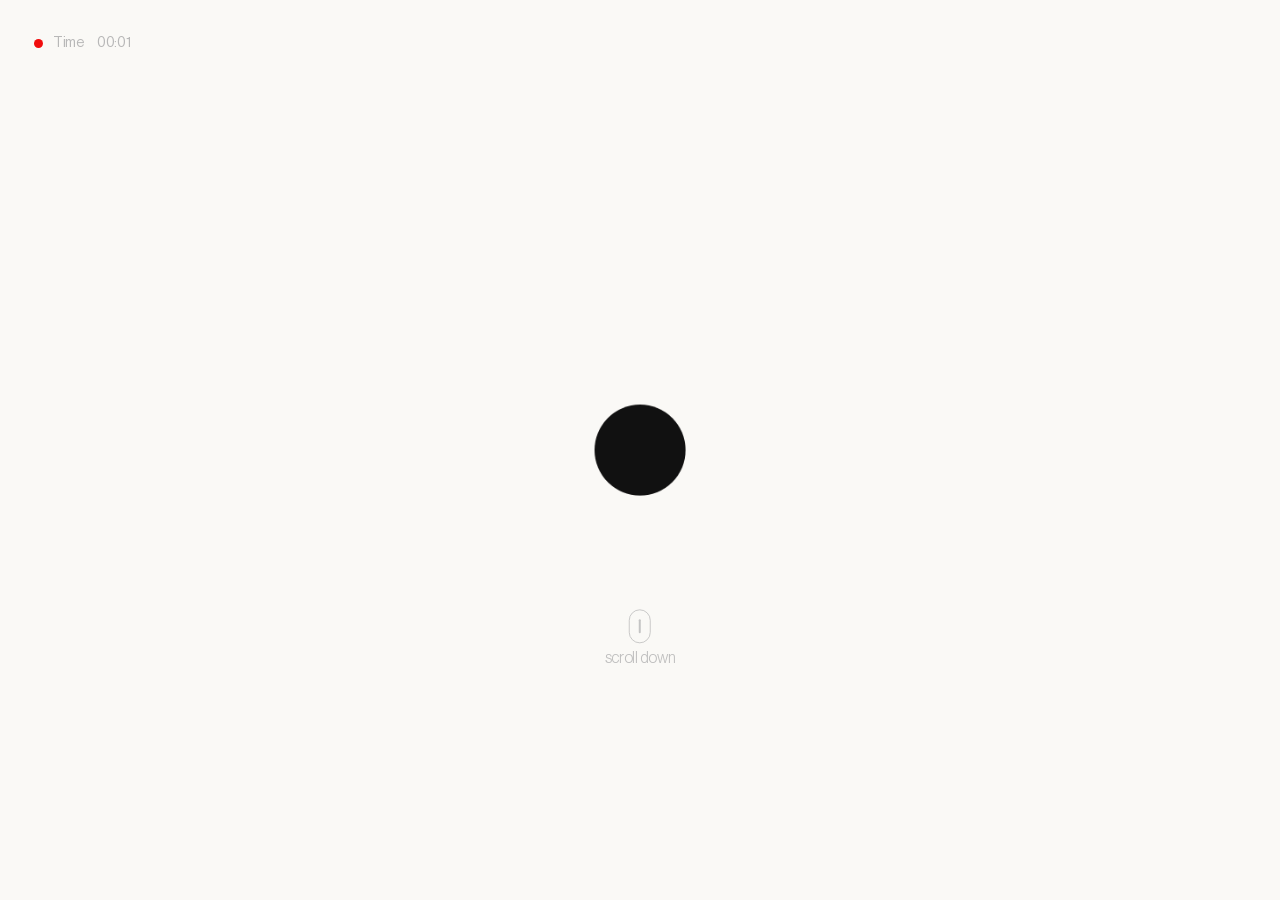
<file: index.html>
<!DOCTYPE html>
<html lang="sk">
  <head>
    <meta charset="UTF-8" />
    <meta name="viewport" content="width=device-width, initial-scale=1.0" />
    <title>Bodka</title>
    <link rel="stylesheet" href="./style.css" />
  </head>
  <body>
    <main class="landing-page">
      <canvas class="background-dots" aria-hidden="true" data-background-dots></canvas>
      <div class="interactive-dots" aria-hidden="true" data-interactive-dots></div>
      <header class="topbar">
        <div class="topbar__time">
          <span class="topbar__live-dot" aria-hidden="true"></span>
          <span class="topbar__label">Time</span>
          <span data-elapsed-time>00:00</span>
        </div>
        <button class="topbar__back-button" type="button" data-back-button>
          Back
        </button>
      </header>

      <button
        class="top-dot"
        type="button"
        aria-label="Interagovať s bodkou"
        data-top-dot
      ></button>
      <div class="scroll-indicator" aria-hidden="true" data-scroll-indicator>
        <div class="scroll-indicator__icon">
          <div class="scroll-indicator__line"></div>
        </div>
        <div class="scroll-indicator__label">scroll down</div>
      </div>
      <div class="welcome-copy" data-welcome-copy>
        Welcome to <span>Time.</span>
      </div>
      <div class="return-copy" data-return-copy>
        Chceš sa stať aj ty
        <br />
        bodom v čase?
      </div>
      <button class="return-cta" type="button" data-return-cta>
        <span class="return-cta__label">ADD YOUR DATA</span>
        <span class="return-cta__arrow" aria-hidden="true"></span>
      </button>
      <div class="welcome-note" data-welcome-note>
        We all have the same time.
        <br />
        The difference is where it disappears.
        <br />
        Just a point in time.
      </div>
      <section class="dot-stat" aria-live="polite" data-dot-stat>
        <div class="dot-stat__value" data-dot-stat-value>70%</div>
        <div class="dot-stat__label" data-dot-stat-label>sem nejaky popis/informacia</div>
      </section>
      <div class="dot-hint" data-dot-hint>Click the dot in time</div>
    </main>
    <div class="custom-cursor" aria-hidden="true" data-custom-cursor>
      <div class="custom-cursor__ring"></div>
      <div class="custom-cursor__arrow"></div>
    </div>

    <script src="./script.js"></script>
  </body>
</html>
</file>
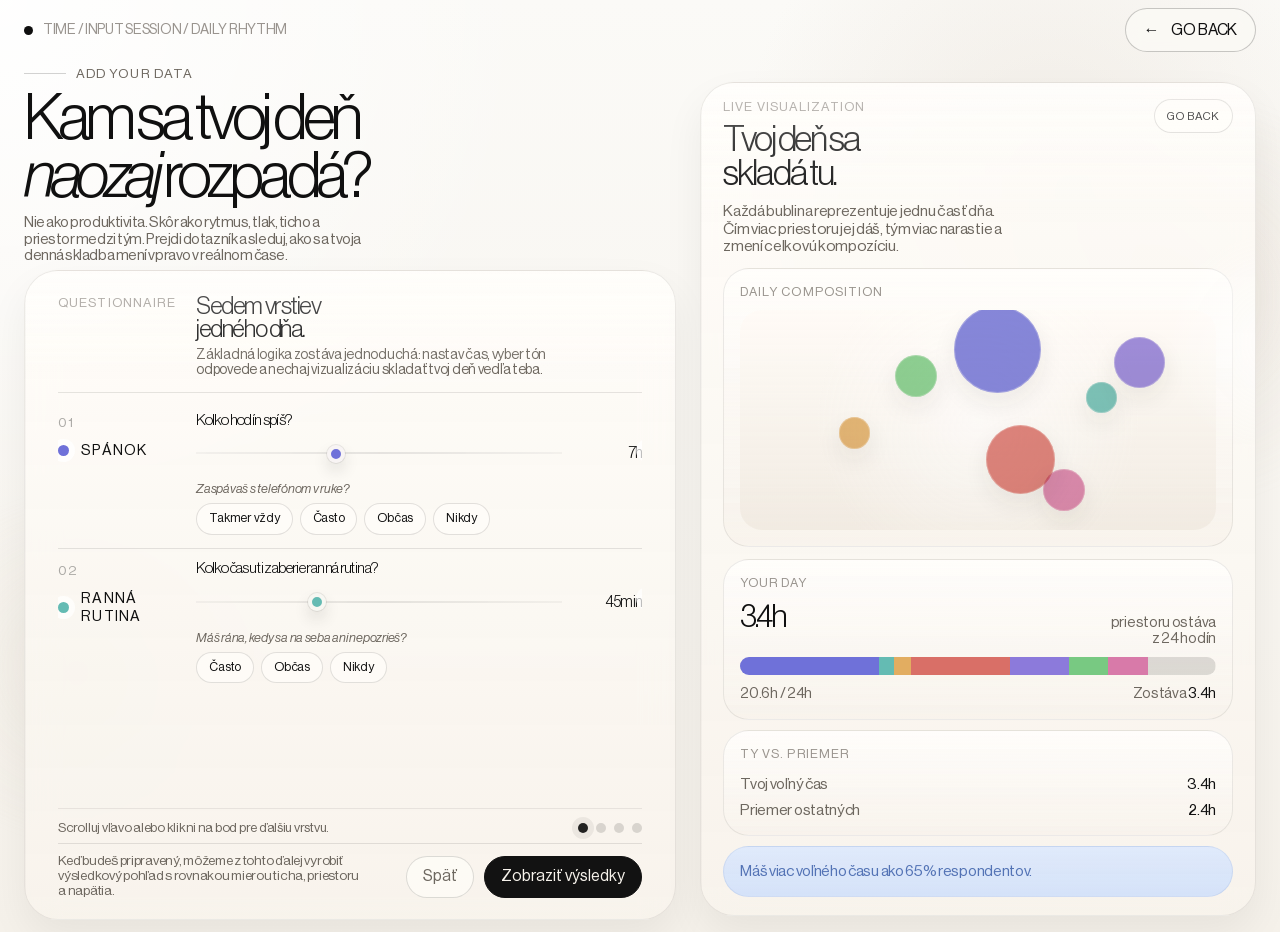
<file: questionnaire.html>
<!DOCTYPE html>
<html lang="sk">
  <head>
    <meta charset="UTF-8" />
    <meta name="viewport" content="width=device-width, initial-scale=1.0" />
    <title>Time Questionnaire</title>
    <style>
      @font-face {
        font-family: "Neue Haas Grotesk Display Pro";
        src: url("./neue-haas-grotesk-display-pro-cufonfonts/NeueHaasDisplayThin.ttf")
          format("truetype");
        font-weight: 200;
        font-style: normal;
      }

      @font-face {
        font-family: "Neue Haas Grotesk Display Pro";
        src: url("./neue-haas-grotesk-display-pro-cufonfonts/NeueHaasDisplayLight.ttf")
          format("truetype");
        font-weight: 300;
        font-style: normal;
      }

      @font-face {
        font-family: "Neue Haas Grotesk Display Pro";
        src: url("./neue-haas-grotesk-display-pro-cufonfonts/NeueHaasDisplayLightItalic.ttf")
          format("truetype");
        font-weight: 300;
        font-style: italic;
      }

      @font-face {
        font-family: "Neue Haas Grotesk Display Pro";
        src: url("./neue-haas-grotesk-display-pro-cufonfonts/NeueHaasDisplayRoman.ttf")
          format("truetype");
        font-weight: 400;
        font-style: normal;
      }

      @font-face {
        font-family: "Neue Haas Grotesk Display Pro";
        src: url("./neue-haas-grotesk-display-pro-cufonfonts/NeueHaasDisplayRomanItalic.ttf")
          format("truetype");
        font-weight: 400;
        font-style: italic;
      }

      :root {
        --page-bg: #faf9f6;
        --surface: rgba(255, 252, 247, 0.78);
        --surface-strong: rgba(248, 244, 238, 0.92);
        --surface-soft: rgba(241, 236, 228, 0.72);
        --line: rgba(16, 16, 16, 0.1);
        --line-strong: rgba(16, 16, 16, 0.22);
        --text: #101010;
        --muted: #6d675f;
        --muted-soft: rgba(109, 103, 95, 0.7);
        --sleep: #6f71d9;
        --hygiene: #64bbb3;
        --commute: #e2ad61;
        --school: #d96f67;
        --work: #8c7adb;
        --free: #78c982;
        --social: #d87aa9;
        --shadow: 0 18px 40px rgba(24, 20, 14, 0.06);
        --radius-xl: 34px;
        --radius-lg: 24px;
        --radius-md: 18px;
        --font-sans: "Neue Haas Grotesk Display Pro", sans-serif;
      }

      * {
        box-sizing: border-box;
        margin: 0;
        padding: 0;
      }

      html,
      body {
        min-height: 100%;
      }

      body {
        font-family: var(--font-sans);
        color: var(--text);
        background:
          radial-gradient(circle at top left, rgba(255, 255, 255, 0.92), transparent 34%),
          radial-gradient(circle at 82% 18%, rgba(229, 221, 211, 0.46), transparent 24%),
          linear-gradient(180deg, #fbfaf7 0%, #f5f1ea 100%);
        opacity: 0;
        transition: opacity 220ms ease;
      }

      body.is-loaded {
        opacity: 1;
      }

      body.is-page-transitioning {
        opacity: 0;
      }

      button,
      input {
        font: inherit;
      }

      .sr-only {
        position: absolute;
        width: 1px;
        height: 1px;
        padding: 0;
        margin: -1px;
        overflow: hidden;
        clip: rect(0, 0, 0, 0);
        white-space: nowrap;
        border: 0;
      }

      .questionnaire-page {
        position: relative;
        min-height: 100vh;
        overflow: hidden;
      }

      .questionnaire-page::before,
      .questionnaire-page::after {
        content: "";
        position: fixed;
        border-radius: 50%;
        pointer-events: none;
        filter: blur(6px);
        opacity: 0.62;
      }

      .questionnaire-page::before {
        top: 9vh;
        right: -10vw;
        width: 34vw;
        height: 34vw;
        min-width: 280px;
        min-height: 280px;
        background: radial-gradient(circle, rgba(218, 204, 190, 0.42), transparent 68%);
      }

      .questionnaire-page::after {
        left: -8vw;
        bottom: 6vh;
        width: 28vw;
        height: 28vw;
        min-width: 220px;
        min-height: 220px;
        background: radial-gradient(circle, rgba(232, 225, 214, 0.56), transparent 70%);
      }

      .layout {
        position: relative;
        z-index: 1;
        width: min(1400px, calc(100% - 48px));
        margin: 0 auto;
        min-height: 100vh;
        display: grid;
        grid-template-rows: auto auto minmax(0, 1fr);
        padding: 8px 0 12px;
      }

      .topline {
        display: flex;
        align-items: center;
        justify-content: space-between;
        gap: 24px;
        margin-bottom: 8px;
      }

      .topline__meta {
        display: flex;
        align-items: center;
        gap: 10px;
        color: var(--muted-soft);
        font-size: 0.88rem;
        letter-spacing: -0.02em;
      }

      .topline__dot {
        width: 9px;
        height: 9px;
        border-radius: 50%;
        background: #0f0f0f;
      }

      .topline__back {
        display: inline-flex;
        align-items: center;
        gap: 12px;
        min-height: 44px;
        padding: 0 18px;
        border: 1px solid var(--line-strong);
        border-radius: 999px;
        background: rgba(251, 249, 245, 0.84);
        color: var(--text);
        letter-spacing: -0.02em;
        cursor: pointer;
        transition:
          transform 180ms ease,
          background-color 180ms ease,
          border-color 180ms ease;
        backdrop-filter: blur(10px);
      }

      .topline__back:hover {
        transform: translateY(-1px);
        background: rgba(255, 252, 247, 0.98);
        border-color: rgba(16, 16, 16, 0.32);
      }

      .hero {
        display: grid;
        grid-template-columns: minmax(0, 1.25fr) minmax(320px, 0.8fr);
        gap: 22px;
        align-items: end;
        margin-bottom: 6px;
      }

      .hero__content {
        max-width: 760px;
      }

      .hero__eyebrow {
        display: inline-flex;
        align-items: center;
        gap: 10px;
        margin-bottom: 8px;
        color: var(--muted);
        font-size: 0.84rem;
        letter-spacing: 0.08em;
        text-transform: uppercase;
      }

      .hero__eyebrow::before {
        content: "";
        width: 42px;
        height: 1px;
        background: rgba(16, 16, 16, 0.18);
      }

      .hero__title {
        max-width: 12ch;
        font-size: clamp(2.8rem, 5vw, 4.8rem);
        line-height: 0.92;
        letter-spacing: -0.07em;
        font-weight: 300;
      }

      .hero__title span {
        font-style: italic;
        font-weight: 300;
      }

      .hero__text {
        max-width: 34ch;
        margin-top: 8px;
        color: var(--muted);
        font-size: clamp(0.94rem, 1.1vw, 1.08rem);
        line-height: 1.08;
        letter-spacing: -0.03em;
      }

      .hero__text em {
        font-style: italic;
      }

      .hero__note {
        justify-self: end;
        max-width: 280px;
        padding: 16px 18px 0;
        border-top: 1px solid var(--line-strong);
        color: var(--muted);
        font-size: 0.88rem;
        line-height: 1.08;
        letter-spacing: -0.02em;
      }

      .hero__note strong {
        display: block;
        margin-bottom: 8px;
        color: var(--text);
        font-weight: 400;
      }

      .main-grid {
        display: grid;
        grid-template-columns: minmax(0, 1.08fr) minmax(380px, 0.92fr);
        gap: 24px;
        align-items: start;
        min-height: 0;
      }

      .questions-shell,
      .visual-shell {
        position: relative;
        overflow: hidden;
        border: 1px solid rgba(16, 16, 16, 0.08);
        border-radius: var(--radius-xl);
        background: linear-gradient(180deg, rgba(255, 253, 249, 0.88), rgba(248, 243, 236, 0.82));
        box-shadow: var(--shadow);
        backdrop-filter: blur(16px);
      }

      .questions-shell::before,
      .visual-shell::before {
        content: "";
        position: absolute;
        inset: 0;
        background:
          linear-gradient(180deg, rgba(255, 255, 255, 0.35), transparent 16%),
          linear-gradient(90deg, rgba(16, 16, 16, 0.03) 0, rgba(16, 16, 16, 0.03) 1px, transparent 1px, transparent 100%);
        background-size: auto, 100% 100%;
        pointer-events: none;
      }

      .questions-shell {
        display: flex;
        flex-direction: column;
        padding: 24px clamp(20px, 2.6vw, 34px) 20px;
        min-height: 650px;
        max-height: calc(100vh - 330px);
      }

      .section-intro {
        display: grid;
        grid-template-columns: 120px minmax(0, 1fr);
        gap: 18px;
        padding-bottom: 14px;
        border-bottom: 1px solid var(--line);
      }

      .section-intro__label {
        color: var(--muted-soft);
        font-size: 0.82rem;
        letter-spacing: 0.08em;
        text-transform: uppercase;
      }

      .section-intro__title {
        max-width: 14ch;
        font-size: clamp(1.45rem, 1.9vw, 2rem);
        line-height: 0.95;
        letter-spacing: -0.06em;
        font-weight: 300;
      }

      .section-intro__desc {
        max-width: 44ch;
        margin-top: 6px;
        color: var(--muted);
        font-size: 0.88rem;
        line-height: 1.08;
        letter-spacing: -0.02em;
      }

      .questions-stage {
        position: relative;
        flex: 1;
        min-height: 0;
        margin-top: 8px;
        overflow: hidden;
        padding-right: 0;
        scrollbar-width: none;
      }

      .questions-track {
        display: flex;
        width: 100%;
        height: 100%;
        transition: transform 420ms cubic-bezier(0.22, 1, 0.36, 1);
      }

      .question-page {
        display: grid;
        align-content: start;
        gap: 0;
        flex: 0 0 100%;
        width: 100%;
        height: 100%;
        min-height: 100%;
      }

      .cat {
        display: grid;
        grid-template-columns: 120px minmax(0, 1fr);
        gap: 18px;
        padding: 12px 0 13px;
        border-bottom: 1px solid var(--line);
      }

      .cat:last-child {
        border-bottom: none;
      }

      .question-page .cat:last-child {
        border-bottom: none;
      }

      .cat-aside {
        display: flex;
        flex-direction: column;
        gap: 10px;
        padding-top: 2px;
      }

      .cat-index {
        color: rgba(16, 16, 16, 0.34);
        font-size: 0.86rem;
        letter-spacing: 0.08em;
        text-transform: uppercase;
      }

      .cat-head {
        display: flex;
        align-items: center;
        gap: 12px;
      }

      .cat-dot {
        flex: 0 0 auto;
        width: 11px;
        height: 11px;
        border-radius: 50%;
        box-shadow: 0 0 0 6px rgba(255, 255, 255, 0.7);
      }

      .cat-name {
        font-size: 0.92rem;
        letter-spacing: 0.08em;
        text-transform: uppercase;
        color: var(--text);
      }

      .cat-body {
        display: grid;
        gap: 11px;
      }

      .q-main {
        display: grid;
        gap: 7px;
      }

      .q-label {
        max-width: 34ch;
        font-size: clamp(0.98rem, 1.2vw, 1.16rem);
        line-height: 1;
        letter-spacing: -0.04em;
        font-weight: 300;
      }

      .slider-row {
        display: grid;
        grid-template-columns: minmax(0, 1fr) auto;
        gap: 16px;
        align-items: center;
      }

      .slider {
        position: relative;
        display: flex;
        align-items: center;
        min-height: 36px;
        padding: 0 2px;
      }

      .slider::before {
        content: "";
        position: absolute;
        left: 0;
        right: 0;
        top: 50%;
        height: 1px;
        background: linear-gradient(
          90deg,
          rgba(16, 16, 16, 0.08),
          rgba(16, 16, 16, 0.2),
          rgba(16, 16, 16, 0.08)
        );
        transform: translateY(-50%);
      }

      .slider input[type="range"] {
        width: 100%;
        appearance: none;
        background: transparent;
        position: relative;
        z-index: 1;
      }

      .slider input[type="range"]::-webkit-slider-runnable-track {
        height: 1px;
        background: transparent;
      }

      .slider input[type="range"]::-moz-range-track {
        height: 1px;
        background: transparent;
      }

      .slider input[type="range"]::-webkit-slider-thumb {
        appearance: none;
        width: 18px;
        height: 18px;
        margin-top: -8px;
        border: 4px solid rgba(255, 251, 246, 0.95);
        border-radius: 50%;
        background: var(--slider-color, #101010);
        box-shadow:
          0 0 0 1px rgba(16, 16, 16, 0.08),
          0 8px 16px rgba(16, 16, 16, 0.12);
        cursor: pointer;
      }

      .slider input[type="range"]::-moz-range-thumb {
        width: 18px;
        height: 18px;
        border: 4px solid rgba(255, 251, 246, 0.95);
        border-radius: 50%;
        background: var(--slider-color, #101010);
        box-shadow:
          0 0 0 1px rgba(16, 16, 16, 0.08),
          0 8px 16px rgba(16, 16, 16, 0.12);
        cursor: pointer;
      }

      .slider-val {
        min-width: 64px;
        text-align: right;
        font-size: clamp(1rem, 1.15vw, 1.16rem);
        line-height: 1;
        letter-spacing: -0.05em;
        font-weight: 300;
      }

      .q-sharp {
        display: grid;
        gap: 7px;
      }

      .q-sharp-label {
        color: var(--muted);
        font-size: 0.82rem;
        line-height: 1.08;
        letter-spacing: -0.02em;
        font-style: italic;
      }

      .opts {
        display: flex;
        flex-wrap: wrap;
        gap: 7px;
      }

      .opt {
        padding: 8px 12px 9px;
        border: 1px solid rgba(16, 16, 16, 0.12);
        border-radius: 999px;
        background: rgba(255, 253, 249, 0.75);
        color: var(--text);
        font-size: 0.78rem;
        line-height: 1;
        letter-spacing: -0.02em;
        cursor: pointer;
        transition:
          transform 180ms ease,
          background-color 180ms ease,
          color 180ms ease,
          border-color 180ms ease,
          box-shadow 180ms ease;
      }

      .opt:hover {
        transform: translateY(-1px);
        border-color: rgba(16, 16, 16, 0.24);
        box-shadow: 0 8px 18px rgba(16, 16, 16, 0.06);
      }

      .opt.sel {
        background: #121212;
        color: #f8f4ee;
        border-color: #121212;
      }

      .nav {
        display: flex;
        align-items: center;
        justify-content: space-between;
        gap: 16px;
        padding-top: 10px;
        margin-top: 8px;
        border-top: 1px solid var(--line);
      }

      .pager {
        display: flex;
        align-items: center;
        justify-content: space-between;
        gap: 18px;
        padding-top: 12px;
        border-top: 1px solid rgba(16, 16, 16, 0.08);
      }

      .pager-copy {
        color: var(--muted);
        font-size: 0.84rem;
        line-height: 1.08;
        letter-spacing: -0.02em;
      }

      .pager-dots {
        display: flex;
        align-items: center;
        gap: 8px;
      }

      .pager-dot {
        width: 10px;
        height: 10px;
        padding: 0;
        border: 0;
        border-radius: 50%;
        background: rgba(16, 16, 16, 0.14);
        cursor: pointer;
        transition:
          transform 180ms ease,
          background-color 180ms ease,
          box-shadow 180ms ease;
      }

      .pager-dot.is-active {
        background: rgba(16, 16, 16, 0.92);
        box-shadow: 0 0 0 6px rgba(16, 16, 16, 0.06);
      }

      .pager-dot:hover {
        transform: scale(1.08);
      }

      .nav-copy {
        max-width: 34ch;
        color: var(--muted);
        font-size: 0.86rem;
        line-height: 1.08;
        letter-spacing: -0.02em;
      }

      .nav-actions {
        display: flex;
        align-items: center;
        gap: 10px;
      }

      .btn {
        min-height: 42px;
        padding: 0 16px;
        border-radius: 999px;
        cursor: pointer;
        transition:
          transform 180ms ease,
          background-color 180ms ease,
          color 180ms ease,
          border-color 180ms ease;
      }

      .btn:hover {
        transform: translateY(-1px);
      }

      .btn-back {
        border: 1px solid rgba(16, 16, 16, 0.14);
        background: rgba(255, 253, 249, 0.66);
        color: var(--muted);
      }

      .btn-next {
        border: 1px solid #121212;
        background: #121212;
        color: #f7f3ec;
      }

      .visual-shell {
        align-self: start;
        margin-top: -188px;
        min-height: 0;
      }

      .visual-shell__inner {
        display: grid;
        grid-template-rows: auto auto minmax(220px, 1.25fr) auto auto auto;
        align-content: start;
        gap: 0;
        min-height: 0;
        padding: 16px 22px 18px;
      }

      .visual-shell::after {
        content: "";
        position: absolute;
        inset: 18% -24% auto auto;
        width: 220px;
        height: 220px;
        border-radius: 50%;
        background: radial-gradient(circle, rgba(255, 255, 255, 0.75), transparent 72%);
        pointer-events: none;
      }

      .visual-topline {
        display: flex;
        align-items: flex-start;
        justify-content: space-between;
        gap: 16px;
        margin-bottom: 12px;
      }

      .visual-topline__label {
        color: var(--muted-soft);
        font-size: 0.82rem;
        letter-spacing: 0.08em;
        text-transform: uppercase;
      }

      .visual-topline__title {
        margin-top: 8px;
        max-width: 10ch;
        font-size: clamp(1.8rem, 2.8vw, 2.6rem);
        line-height: 0.95;
        letter-spacing: -0.06em;
        font-weight: 300;
      }

      .go-back {
        display: inline-flex;
        align-items: center;
        justify-content: center;
        min-width: 78px;
        min-height: 34px;
        padding: 0 12px;
        border: 1px solid rgba(16, 16, 16, 0.14);
        border-radius: 999px;
        background: rgba(255, 252, 247, 0.72);
        color: var(--text);
        font-size: 0.72rem;
        letter-spacing: 0.06em;
        text-transform: uppercase;
        cursor: pointer;
        transition:
          transform 180ms ease,
          background-color 180ms ease,
          border-color 180ms ease;
      }

      .go-back:hover {
        transform: translateY(-1px);
        background: rgba(255, 255, 255, 0.92);
        border-color: rgba(16, 16, 16, 0.24);
      }

      .visual-note {
        max-width: 28ch;
        margin-bottom: 12px;
        color: var(--muted);
        font-size: 0.98rem;
        line-height: 1.12;
        letter-spacing: -0.02em;
      }

      .bubbles-card,
      .metrics-card,
      .insight {
        position: relative;
        border: 1px solid rgba(16, 16, 16, 0.08);
        border-radius: 26px;
        background:
          linear-gradient(180deg, rgba(255, 255, 255, 0.55), rgba(247, 242, 235, 0.84)),
          rgba(255, 252, 247, 0.78);
      }

      .bubbles-card {
        display: flex;
        flex-direction: column;
        min-height: 0;
        padding: 16px;
        margin-bottom: 12px;
      }

      .bubbles-card__label,
      .metrics-card__label {
        color: var(--muted-soft);
        font-size: 0.8rem;
        letter-spacing: 0.08em;
        text-transform: uppercase;
      }

      .bubbles {
        position: relative;
        flex: 1;
        min-height: 220px;
        height: auto;
        max-height: 380px;
        margin-top: 10px;
        overflow: hidden;
        border-radius: 22px;
        background:
          radial-gradient(circle at 50% 50%, rgba(255, 255, 255, 0.52), transparent 62%),
          linear-gradient(180deg, rgba(255, 251, 246, 0.86), rgba(239, 232, 222, 0.75));
      }

      .bubble {
        position: absolute;
        border-radius: 50%;
        opacity: 0.84;
        mix-blend-mode: multiply;
        transition: all 0.4s cubic-bezier(0.34, 1.56, 0.64, 1);
        box-shadow:
          inset 0 0 0 1px rgba(255, 255, 255, 0.26),
          0 10px 24px rgba(44, 34, 20, 0.08);
      }

      .metrics-card {
        padding: 16px;
      }

      .metrics-card + .metrics-card {
        margin-top: 10px;
      }

      .stats {
        margin-top: 12px;
      }

      .stat-line {
        display: flex;
        align-items: baseline;
        justify-content: space-between;
        gap: 14px;
        margin-bottom: 10px;
      }

      .stat-line__value {
        font-size: 2rem;
        line-height: 0.9;
        letter-spacing: -0.07em;
        font-weight: 300;
      }

      .stat-line__caption {
        color: var(--muted);
        font-size: 0.92rem;
        line-height: 1.1;
        letter-spacing: -0.02em;
        text-align: right;
      }

      .day-bar {
        display: flex;
        height: 18px;
        overflow: hidden;
        border-radius: 999px;
        background: rgba(16, 16, 16, 0.06);
      }

      .day-segment {
        height: 100%;
        transition: width 0.3s ease;
      }

      .day-info {
        display: flex;
        justify-content: space-between;
        gap: 16px;
        margin-top: 10px;
        color: var(--muted);
        font-size: 0.92rem;
        letter-spacing: -0.02em;
      }

      .day-free span {
        color: var(--text);
      }

      .compare {
        display: grid;
        gap: 10px;
        margin-top: 14px;
      }

      .compare-row {
        display: flex;
        justify-content: space-between;
        gap: 14px;
        font-size: 0.96rem;
        line-height: 1.06;
        letter-spacing: -0.02em;
      }

      .compare-row span:first-child {
        color: var(--muted);
      }

      .compare-row span:last-child {
        color: var(--text);
      }

      .insight {
        margin-top: 10px;
        padding: 16px;
        color: #5373b5;
        background:
          linear-gradient(180deg, rgba(224, 234, 251, 0.95), rgba(211, 225, 248, 0.9)),
          rgba(224, 234, 251, 0.92);
        border-color: rgba(83, 115, 181, 0.12);
        font-size: 0.96rem;
        line-height: 1.14;
        letter-spacing: -0.02em;
      }

      @media (max-height: 860px) and (min-width: 901px) {
        .questions-shell {
          min-height: 620px;
          max-height: calc(100vh - 340px);
        }

        .visual-shell {
          margin-top: -204px;
        }

        .visual-shell__inner {
          padding: 14px 18px 16px;
        }

        .visual-topline {
          margin-bottom: 14px;
        }

        .visual-topline__title {
          font-size: clamp(1.55rem, 2.2vw, 2rem);
        }

        .visual-note {
          margin-bottom: 14px;
          font-size: 0.88rem;
        }

        .bubbles-card {
          padding: 14px;
          margin-bottom: 12px;
        }

        .bubbles {
          min-height: 180px;
          max-height: 280px;
          margin-top: 10px;
        }

        .metrics-card {
          padding: 14px;
        }

        .metrics-card + .metrics-card {
          margin-top: 10px;
        }

        .stats {
          margin-top: 8px;
        }

        .stat-line {
          margin-bottom: 8px;
        }

        .stat-line__value {
          font-size: 1.65rem;
        }

        .stat-line__caption,
        .day-info,
        .compare-row,
        .insight {
          font-size: 0.84rem;
        }

        .day-bar {
          height: 14px;
        }

        .compare {
          gap: 8px;
          margin-top: 10px;
        }

        .insight {
          margin-top: 10px;
          padding: 14px;
          line-height: 1.08;
        }
      }

      @media (max-width: 900px) {
        body {
          overflow: auto;
        }

        .hero,
        .main-grid {
          grid-template-columns: 1fr;
        }

        .layout {
          min-height: auto;
          display: block;
          padding: 26px 0 34px;
        }

        .topline {
          margin-bottom: 28px;
        }

        .hero__note {
          justify-self: start;
          padding: 20px 0 0;
        }

        .hero {
          gap: 28px;
          margin-bottom: 28px;
        }

        .hero__title {
          font-size: clamp(3.4rem, 8vw, 7rem);
        }

        .hero__text {
          margin-top: 18px;
          font-size: clamp(1rem, 1.45vw, 1.28rem);
        }

        .visual-shell {
          margin-top: 0;
          min-height: auto;
          height: auto;
        }

        .visual-shell__inner {
          display: block;
          height: auto;
          min-height: auto;
          padding: 28px 24px 24px;
        }

        .insight {
          margin-top: 14px;
        }

        .questions-shell {
          height: clamp(620px, calc(100vh - 250px), 760px);
        }

        .bubbles {
          height: 320px;
        }
      }

      @media (max-width: 720px) {
        .layout {
          height: auto;
          width: min(100% - 24px, 1400px);
          padding-top: 18px;
        }

        .topline {
          margin-bottom: 22px;
        }

        .hero {
          gap: 16px;
          margin-bottom: 20px;
        }

        .hero__title {
          max-width: none;
          font-size: clamp(2.8rem, 16vw, 4.4rem);
        }

        .questions-shell,
        .visual-shell {
          border-radius: 28px;
        }

        .questions-shell {
          height: auto;
          padding: 24px 18px 20px;
        }

        .section-intro,
        .cat {
          grid-template-columns: 1fr;
          gap: 10px;
        }

        .questions-stage {
          overflow: visible;
          padding-right: 0;
        }

        .questions-track {
          display: block;
          height: auto;
          transform: none !important;
        }

        .question-page {
          height: auto;
          min-height: 0;
        }

        .question-page + .question-page {
          margin-top: 4px;
        }

        .question-page + .question-page {
          margin-top: 4px;
        }

        .cat-aside {
          gap: 10px;
          padding-top: 0;
        }

        .slider-row,
        .nav,
        .pager {
          grid-template-columns: 1fr;
          display: grid;
        }

        .slider-val {
          min-width: 0;
          text-align: left;
        }

        .nav-actions {
          width: 100%;
          justify-content: space-between;
        }

        .btn {
          flex: 1;
        }

        .visual-shell {
          padding: 22px 18px 18px;
        }

        .visual-topline {
          flex-direction: column;
          align-items: flex-start;
        }

        .go-back {
          order: -1;
        }

        .bubbles {
          height: 280px;
        }

        .day-info,
        .compare-row {
          flex-direction: column;
          align-items: flex-start;
          gap: 4px;
        }
      }
    </style>
  </head>
  <body>
    <main class="questionnaire-page">
      <h1 class="sr-only">Time dotazník</h1>

      <div class="layout">
        <header class="topline" aria-label="Navigácia dotazníka">
          <div class="topline__meta">
            <span class="topline__dot" aria-hidden="true"></span>
            <span>TIME / INPUT SESSION / DAILY RHYTHM</span>
          </div>
          <button class="topline__back" type="button" data-go-back>
            <span aria-hidden="true">←</span>
            <span>GO BACK</span>
          </button>
        </header>

        <section class="hero" aria-label="Úvod dotazníka">
          <div class="hero__content">
            <div class="hero__eyebrow">Add your data</div>
            <div class="hero__title">
              Kam sa tvoj deň
              <span>naozaj</span>
              rozpadá?
            </div>
            <p class="hero__text">
              Nie ako produktivita. Skôr ako rytmus, tlak, ticho a priestor medzi tým.
              Prejdi dotazník a sleduj, ako sa tvoja denná skladba mení vpravo v reálnom čase.
            </p>
          </div>
        </section>

        <div class="main-grid">
          <section class="questions-shell" aria-labelledby="questionnaire-title">
            <div class="section-intro">
              <div class="section-intro__label">Questionnaire</div>
              <div>
                <h2 class="section-intro__title" id="questionnaire-title">
                  Sedem vrstiev jedného dňa.
                </h2>
                <p class="section-intro__desc">
                  Základná logika zostáva jednoduchá: nastav čas, vyber tón odpovede a nechaj
                  vizualizáciu skladať tvoj deň vedľa teba.
                </p>
              </div>
            </div>

            <div class="questions-stage" data-questions-stage>
              <div class="questions-track" data-questions-track>
                <div class="question-page" data-question-page>
                  <article class="cat">
                <div class="cat-aside">
                  <div class="cat-index">01</div>
                  <div class="cat-head">
                    <div class="cat-dot" style="background: var(--sleep)"></div>
                    <span class="cat-name">Spánok</span>
                  </div>
                </div>

                <div class="cat-body">
                  <div class="q-main">
                    <div class="q-label">Koľko hodín spíš?</div>
                    <div class="slider-row">
                      <label class="slider" aria-label="Počet hodín spánku">
                        <input
                          type="range"
                          min="4"
                          max="12"
                          step="0.5"
                          value="7"
                          id="sleep"
                          style="--slider-color: var(--sleep)"
                        />
                      </label>
                      <span class="slider-val" id="v-sleep">7h</span>
                    </div>
                  </div>

                  <div class="q-sharp">
                    <div class="q-sharp-label">Zaspávaš s telefónom v ruke?</div>
                    <div class="opts">
                      <button class="opt" type="button">Takmer vždy</button>
                      <button class="opt" type="button">Často</button>
                      <button class="opt" type="button">Občas</button>
                      <button class="opt" type="button">Nikdy</button>
                    </div>
                  </div>
                </div>
                  </article>

                  <article class="cat">
                <div class="cat-aside">
                  <div class="cat-index">02</div>
                  <div class="cat-head">
                    <div class="cat-dot" style="background: var(--hygiene)"></div>
                    <span class="cat-name">Ranná rutina</span>
                  </div>
                </div>

                <div class="cat-body">
                  <div class="q-main">
                    <div class="q-label">Koľko času ti zaberie ranná rutina?</div>
                    <div class="slider-row">
                      <label class="slider" aria-label="Dĺžka rannej rutiny">
                        <input
                          type="range"
                          min="10"
                          max="120"
                          step="5"
                          value="45"
                          id="hygiene"
                          style="--slider-color: var(--hygiene)"
                        />
                      </label>
                      <span class="slider-val" id="v-hygiene">45min</span>
                    </div>
                  </div>

                  <div class="q-sharp">
                    <div class="q-sharp-label">Máš rána, kedy sa na seba ani nepozrieš?</div>
                    <div class="opts">
                      <button class="opt" type="button">Často</button>
                      <button class="opt" type="button">Občas</button>
                      <button class="opt" type="button">Nikdy</button>
                    </div>
                  </div>
                </div>
                  </article>
                </div>

                <div class="question-page" data-question-page>
                  <article class="cat">
                <div class="cat-aside">
                  <div class="cat-index">03</div>
                  <div class="cat-head">
                    <div class="cat-dot" style="background: var(--commute)"></div>
                    <span class="cat-name">Cestovanie</span>
                  </div>
                </div>

                <div class="cat-body">
                  <div class="q-main">
                    <div class="q-label">Cesta do školy alebo práce a späť denne.</div>
                    <div class="slider-row">
                      <label class="slider" aria-label="Čas cestovania">
                        <input
                          type="range"
                          min="0"
                          max="180"
                          step="10"
                          value="50"
                          id="commute"
                          style="--slider-color: var(--commute)"
                        />
                      </label>
                      <span class="slider-val" id="v-commute">50min</span>
                    </div>
                  </div>

                  <div class="q-sharp">
                    <div class="q-sharp-label">Vnímaš cestu ako stratený čas?</div>
                    <div class="opts">
                      <button class="opt" type="button">Áno</button>
                      <button class="opt" type="button">Čiastočne</button>
                      <button class="opt" type="button">Nie, je to môj čas</button>
                    </div>
                  </div>
                </div>
                  </article>

                  <article class="cat">
                <div class="cat-aside">
                  <div class="cat-index">04</div>
                  <div class="cat-head">
                    <div class="cat-dot" style="background: var(--school)"></div>
                    <span class="cat-name">Škola</span>
                  </div>
                </div>

                <div class="cat-body">
                  <div class="q-main">
                    <div class="q-label">Koľko hodín denne venuješ škole alebo štúdiu?</div>
                    <div class="slider-row">
                      <label class="slider" aria-label="Čas školy a štúdia">
                        <input
                          type="range"
                          min="0"
                          max="14"
                          step="0.5"
                          value="5"
                          id="school"
                          style="--slider-color: var(--school)"
                        />
                      </label>
                      <span class="slider-val" id="v-school">5h</span>
                    </div>
                  </div>

                  <div class="q-sharp">
                    <div class="q-sharp-label">Z toho si reálne sústredený alebo sústredená...</div>
                    <div class="opts">
                      <button class="opt" type="button">Väčšinu</button>
                      <button class="opt" type="button">Polovicu</button>
                      <button class="opt" type="button">Minimum</button>
                    </div>
                  </div>
                </div>
                  </article>
                </div>

                <div class="question-page" data-question-page>
                  <article class="cat">
                <div class="cat-aside">
                  <div class="cat-index">05</div>
                  <div class="cat-head">
                    <div class="cat-dot" style="background: var(--work)"></div>
                    <span class="cat-name">Práca</span>
                  </div>
                </div>

                <div class="cat-body">
                  <div class="q-main">
                    <div class="q-label">Koľko hodín denne pracuješ?</div>
                    <div class="slider-row">
                      <label class="slider" aria-label="Čas práce">
                        <input
                          type="range"
                          min="0"
                          max="12"
                          step="0.5"
                          value="3"
                          id="work"
                          style="--slider-color: var(--work)"
                        />
                      </label>
                      <span class="slider-val" id="v-work">3h</span>
                    </div>
                  </div>

                  <div class="q-sharp">
                    <div class="q-sharp-label">
                      Pracuješ aby si žil alebo žiješ aby si pracoval?
                    </div>
                    <div class="opts">
                      <button class="opt" type="button">Pracujem aby som žil</button>
                      <button class="opt" type="button">Niekde medzi</button>
                      <button class="opt" type="button">Žijem aby som pracoval</button>
                    </div>
                  </div>
                </div>
                  </article>

                  <article class="cat">
                <div class="cat-aside">
                  <div class="cat-index">06</div>
                  <div class="cat-head">
                    <div class="cat-dot" style="background: var(--free)"></div>
                    <span class="cat-name">Voľný čas</span>
                  </div>
                </div>

                <div class="cat-body">
                  <div class="q-main">
                    <div class="q-label">Koľko času máš čisto pre seba?</div>
                    <div class="slider-row">
                      <label class="slider" aria-label="Voľný čas pre seba">
                        <input
                          type="range"
                          min="0"
                          max="8"
                          step="0.5"
                          value="2"
                          id="free"
                          style="--slider-color: var(--free)"
                        />
                      </label>
                      <span class="slider-val" id="v-free">2h</span>
                    </div>
                  </div>

                  <div class="q-sharp">
                    <div class="q-sharp-label">Kedy si naposledy robil niečo bez telefónu?</div>
                    <div class="opts">
                      <button class="opt" type="button">Dnes</button>
                      <button class="opt" type="button">Tento týždeň</button>
                      <button class="opt" type="button">Nepamätám</button>
                    </div>
                  </div>
                </div>
                  </article>
                </div>

                <div class="question-page" data-question-page>
                  <article class="cat">
                <div class="cat-aside">
                  <div class="cat-index">07</div>
                  <div class="cat-head">
                    <div class="cat-dot" style="background: var(--social)"></div>
                    <span class="cat-name">Socializácia</span>
                  </div>
                </div>

                <div class="cat-body">
                  <div class="q-main">
                    <div class="q-label">Čas s ľuďmi, na ktorých ti záleží.</div>
                    <div class="slider-row">
                      <label class="slider" aria-label="Čas socializácie">
                        <input
                          type="range"
                          min="0"
                          max="8"
                          step="0.5"
                          value="2"
                          id="social"
                          style="--slider-color: var(--social)"
                        />
                      </label>
                      <span class="slider-val" id="v-social">2h</span>
                    </div>
                  </div>

                  <div class="q-sharp">
                    <div class="q-sharp-label">Tráviš čas aj s ľuďmi, s ktorými nechceš?</div>
                    <div class="opts">
                      <button class="opt" type="button">Často</button>
                      <button class="opt" type="button">Občas</button>
                      <button class="opt" type="button">Nikdy</button>
                    </div>
                  </div>
                </div>
                  </article>
                </div>
              </div>
            </div>

            <div class="pager" aria-label="Navigácia otázok">
              <div class="pager-copy">Scrolluj vľavo alebo klikni na bod pre ďalšiu vrstvu.</div>
              <div class="pager-dots" data-pager-dots>
                <button class="pager-dot is-active" type="button" aria-label="Strana 1" data-page-dot="0"></button>
                <button class="pager-dot" type="button" aria-label="Strana 2" data-page-dot="1"></button>
                <button class="pager-dot" type="button" aria-label="Strana 3" data-page-dot="2"></button>
                <button class="pager-dot" type="button" aria-label="Strana 4" data-page-dot="3"></button>
              </div>
            </div>

            <div class="nav">
              <p class="nav-copy">
                Keď budeš pripravený, môžeme z tohto ďalej vyrobiť výsledkový pohľad s rovnakou
                mierou ticha, priestoru a napätia.
              </p>
              <div class="nav-actions">
                <button class="btn btn-back" type="button" data-nav-back>Späť</button>
                <button class="btn btn-next" type="button">Zobraziť výsledky</button>
              </div>
            </div>
          </section>

          <aside class="visual-shell" aria-labelledby="visualization-title">
            <div class="visual-shell__inner">
              <div class="visual-topline">
                <div>
                  <div class="visual-topline__label">Live visualization</div>
                  <h2 class="visual-topline__title" id="visualization-title">
                    Tvoj deň sa skladá tu.
                  </h2>
                </div>
                <button class="go-back" type="button" data-go-back>GO BACK</button>
              </div>

              <p class="visual-note">
                Každá bublina reprezentuje jednu časť dňa. Čím viac priestoru jej dáš, tým viac
                narastie a zmení celkovú kompozíciu.
              </p>

              <section class="bubbles-card" aria-label="Vizualizácia času">
                <div class="bubbles-card__label">Daily composition</div>
                <div class="bubbles">
                  <div class="bubble" id="b-sleep" style="background: var(--sleep)"></div>
                  <div class="bubble" id="b-hygiene" style="background: var(--hygiene)"></div>
                  <div class="bubble" id="b-commute" style="background: var(--commute)"></div>
                  <div class="bubble" id="b-school" style="background: var(--school)"></div>
                  <div class="bubble" id="b-work" style="background: var(--work)"></div>
                  <div class="bubble" id="b-free" style="background: var(--free)"></div>
                  <div class="bubble" id="b-social" style="background: var(--social)"></div>
                </div>
              </section>

              <section class="metrics-card" aria-label="Štatistika dňa">
                <div class="metrics-card__label">Your day</div>
                <div class="stats">
                  <div class="stat-line">
                    <div class="stat-line__value" id="day-free">3.4h</div>
                    <div class="stat-line__caption">
                      priestoru ostáva
                      <br />
                      z 24 hodín
                    </div>
                  </div>

                  <div class="day-bar" id="day-bar"></div>

                  <div class="day-info">
                    <span class="day-used" id="day-used">20.6h / 24h</span>
                    <span class="day-free">Zostáva <span id="day-free-inline">3.4h</span></span>
                  </div>
                </div>
              </section>

              <section class="metrics-card" aria-label="Porovnanie s priemerom">
                <div class="metrics-card__label">Ty vs. priemer</div>
                <div class="compare">
                  <div class="compare-row">
                    <span>Tvoj voľný čas</span>
                    <span id="cmp-you">3.4h</span>
                  </div>
                  <div class="compare-row">
                    <span>Priemer ostatných</span>
                    <span>2.4h</span>
                  </div>
                </div>
              </section>

              <div class="insight" id="insight">
                Máš viac voľného času ako 68% respondentov.
              </div>
            </div>
          </aside>
        </div>
      </div>
    </main>

    <script>
      const colors = {
        sleep: "#6f71d9",
        hygiene: "#64bbb3",
        commute: "#e2ad61",
        school: "#d96f67",
        work: "#8c7adb",
        free: "#78c982",
        social: "#d87aa9",
      };

      const positions = [
        { x: 54, y: 18 },
        { x: 76, y: 40 },
        { x: 24, y: 56 },
        { x: 59, y: 68 },
        { x: 84, y: 24 },
        { x: 37, y: 30 },
        { x: 68, y: 82 },
      ];

      const avgFree = 2.4;
      const ids = ["sleep", "hygiene", "commute", "school", "work", "free", "social"];
      const questionsStage = document.querySelector("[data-questions-stage]");
      const questionsTrack = document.querySelector("[data-questions-track]");
      const questionPages = Array.from(document.querySelectorAll("[data-question-page]"));
      const pageDots = Array.from(document.querySelectorAll("[data-page-dot]"));
      const desktopQuestionsQuery = window.matchMedia("(min-width: 721px)");
      let activePageIndex = 0;
      let wheelLock = false;

      function selectOption(button) {
        button.parentElement.querySelectorAll(".opt").forEach((option) => option.classList.remove("sel"));
        button.classList.add("sel");
      }

      function syncQuestionPager() {
        pageDots.forEach((dot, index) => {
          dot.classList.toggle("is-active", index === activePageIndex);
          dot.setAttribute("aria-current", index === activePageIndex ? "true" : "false");
        });

        if (!desktopQuestionsQuery.matches || !questionsTrack) {
          questionsTrack.style.transform = "";
          return;
        }

        questionsTrack.style.transform = `translateX(-${activePageIndex * 100}%)`;
      }

      function setActivePage(index) {
        const nextIndex = Math.max(0, Math.min(questionPages.length - 1, index));
        if (nextIndex === activePageIndex) return;
        activePageIndex = nextIndex;
        syncQuestionPager();
      }

      function handleQuestionStageWheel(event) {
        if (!desktopQuestionsQuery.matches || !questionsStage || questionPages.length < 2) return;
        if (!questionsStage.contains(event.target)) return;
        if (wheelLock) {
          event.preventDefault();
          return;
        }

        const direction = Math.sign(event.deltaY);
        const nextIndex = activePageIndex + direction;

        if (direction === 0 || nextIndex < 0 || nextIndex >= questionPages.length) {
          return;
        }

        event.preventDefault();
        wheelLock = true;
        setActivePage(nextIndex);
        window.setTimeout(() => {
          wheelLock = false;
        }, 420);
      }

      function goBack() {
        document.body.classList.add("is-page-transitioning");
        const fallback = "./index.html";

        if (window.history.length > 1) {
          window.setTimeout(() => {
            window.history.back();
          }, 220);
          return;
        }

        window.setTimeout(() => {
          window.location.href = fallback;
        }, 220);
      }

      function update() {
        const sleep = parseFloat(document.getElementById("sleep").value);
        const hygiene = parseFloat(document.getElementById("hygiene").value) / 60;
        const commute = parseFloat(document.getElementById("commute").value) / 60;
        const school = parseFloat(document.getElementById("school").value);
        const work = parseFloat(document.getElementById("work").value);
        const free = parseFloat(document.getElementById("free").value);
        const social = parseFloat(document.getElementById("social").value);

        document.getElementById("v-sleep").textContent = `${sleep}h`;
        document.getElementById("v-hygiene").textContent = `${Math.round(hygiene * 60)}min`;
        document.getElementById("v-commute").textContent = `${Math.round(commute * 60)}min`;
        document.getElementById("v-school").textContent = `${school}h`;
        document.getElementById("v-work").textContent = `${work}h`;
        document.getElementById("v-free").textContent = `${free}h`;
        document.getElementById("v-social").textContent = `${social}h`;

        const values = [sleep, hygiene, commute, school, work, free, social];
        const total = values.reduce((sum, value) => sum + value, 0);
        const remaining = Math.max(0, 24 - total);

        values.forEach((value, index) => {
          const key = ids[index];
          const bubble = document.getElementById(`b-${key}`);
          const size = Math.max(26, Math.min(134, (value / 12) * 108 + 24));
          bubble.style.width = `${size}px`;
          bubble.style.height = `${size}px`;
          bubble.style.left = `calc(${positions[index].x}% - ${size / 2}px)`;
          bubble.style.top = `calc(${positions[index].y}% - ${size / 2}px)`;
        });

        let barHtml = "";
        values.forEach((value, index) => {
          const pct = (value / 24) * 100;
          barHtml += `<div class="day-segment" style="width:${pct.toFixed(1)}%;background:${colors[ids[index]]}"></div>`;
        });

        if (remaining > 0) {
          barHtml += `<div class="day-segment" style="width:${((remaining / 24) * 100).toFixed(1)}%;background:rgba(16,16,16,0.08)"></div>`;
        }

        document.getElementById("day-bar").innerHTML = barHtml;
        document.getElementById("day-used").textContent = `${total.toFixed(1)}h / 24h`;
        document.getElementById("day-free").textContent = `${remaining.toFixed(1)}h`;
        document.getElementById("day-free-inline").textContent = `${remaining.toFixed(1)}h`;
        document.getElementById("cmp-you").textContent = `${remaining.toFixed(1)}h`;

        let insight = "";
        if (remaining > avgFree) {
          const pct = Math.round(50 + (remaining - avgFree) * 15);
          insight = `Máš viac voľného času ako ${Math.min(95, pct)}% respondentov.`;
        } else if (remaining < avgFree) {
          const pct = Math.round(50 - (avgFree - remaining) * 20);
          insight = `Máš menej voľného času ako ${100 - Math.max(5, pct)}% respondentov.`;
        } else {
          insight = "Si presne na priemere — 2.4h voľného času denne.";
        }

        if (total > 24) {
          insight =
            "Tvoj deň má viac ako 24 hodín. Niektoré aktivity sa pravdepodobne prekrývajú.";
        }

        document.getElementById("insight").textContent = insight;
      }

      document.querySelectorAll('input[type="range"]').forEach((input) => {
        input.addEventListener("input", update);
      });

      document.querySelectorAll(".opt").forEach((button) => {
        button.addEventListener("click", () => selectOption(button));
      });

      pageDots.forEach((dot) => {
        dot.addEventListener("click", () => {
          setActivePage(Number(dot.dataset.pageDot));
        });
      });

      document.querySelectorAll("[data-go-back]").forEach((button) => {
        button.addEventListener("click", goBack);
      });

      document.querySelector("[data-nav-back]").addEventListener("click", goBack);
      window.addEventListener("wheel", handleQuestionStageWheel, { passive: false });
      window.addEventListener("resize", syncQuestionPager);

      if (typeof desktopQuestionsQuery.addEventListener === "function") {
        desktopQuestionsQuery.addEventListener("change", syncQuestionPager);
      } else if (typeof desktopQuestionsQuery.addListener === "function") {
        desktopQuestionsQuery.addListener(syncQuestionPager);
      }

      window.requestAnimationFrame(() => {
        document.body.classList.add("is-loaded");
      });

      update();
      syncQuestionPager();
    </script>
  </body>
</html>
</file>
<file: style.css>
@font-face {
  font-family: "Neue Haas Grotesk Display Pro";
  src: url("./neue-haas-grotesk-display-pro-cufonfonts/NeueHaasDisplayLight.ttf")
    format("truetype");
  font-weight: 300;
  font-style: normal;
}

@font-face {
  font-family: "Neue Haas Grotesk Display Pro";
  src: url("./neue-haas-grotesk-display-pro-cufonfonts/NeueHaasDisplayRoman.ttf")
    format("truetype");
  font-weight: 400;
  font-style: normal;
}

@font-face {
  font-family: "Neue Haas Grotesk Display Pro";
  src: url("./neue-haas-grotesk-display-pro-cufonfonts/NeueHaasDisplayRomanItalic.ttf")
    format("truetype");
  font-weight: 400;
  font-style: italic;
}

@font-face {
  font-family: "Neue Haas Grotesk Display Pro";
  src: url("./neue-haas-grotesk-display-pro-cufonfonts/NeueHaasDisplayLightItalic.ttf")
    format("truetype");
  font-weight: 300;
  font-style: italic;
}

@font-face {
  font-family: "Neue Haas Grotesk Display Pro";
  src: url("./neue-haas-grotesk-display-pro-cufonfonts/NeueHaasDisplayThin.ttf")
    format("truetype");
  font-weight: 200;
  font-style: normal;
}

:root {
  --bg: #faf9f6;
  --ink: #101010;
  --muted: #b8b8b8;
}

* {
  box-sizing: border-box;
}

html,
body {
  margin: 0;
  min-height: 100%;
}

body {
  font-family: "Neue Haas Grotesk Display Pro", sans-serif;
  color: var(--ink);
  background: var(--bg);
  transition: opacity 220ms ease;
}

body.is-page-transitioning {
  opacity: 0;
}

body.cursor-active,
body.cursor-active button {
  cursor: none;
}

.landing-page {
  position: relative;
  min-height: 100vh;
  overflow: hidden;
  background: var(--bg);
}

.background-dots {
  position: absolute;
  inset: 0;
  z-index: 0;
  width: 100%;
  height: 100%;
  transition: opacity 240ms ease;
}

.background-dots.is-hidden {
  opacity: 0;
}

.interactive-dots {
  position: absolute;
  inset: 0;
  z-index: 1;
  pointer-events: none;
}

.interactive-dots.is-active {
  pointer-events: auto;
}

.interactive-dot {
  position: absolute;
  border: 0;
  border-radius: 999px;
  background: rgba(184, 184, 184, 0.56);
  transform: translate(-50%, -50%) scale(var(--interactive-dot-scale, 1));
  transition:
    opacity 220ms ease,
    background-color 220ms ease,
    box-shadow 300ms ease,
    transform 360ms cubic-bezier(0.22, 1, 0.36, 1);
  appearance: none;
  padding: 0;
  pointer-events: none;
}

.interactive-dots.is-active .interactive-dot {
  pointer-events: auto;
}

.interactive-dot.is-selected {
  background: rgba(184, 184, 184, 0.66);
  box-shadow: 0 0 0 10px rgba(184, 184, 184, 0.1);
}

.interactive-dot.is-pressing {
  background: rgba(184, 184, 184, 0.76);
}

.interactive-dot:focus-visible {
  outline: 1px solid rgba(16, 16, 16, 0.22);
  outline-offset: 8px;
}

.topbar {
  position: absolute;
  inset: 0 0 auto 0;
  z-index: 2;
  display: flex;
  justify-content: space-between;
  align-items: flex-start;
  padding: 34px 34px 0;
  pointer-events: none;
}

.topbar__time {
  display: inline-flex;
  align-items: center;
  gap: 10px;
  font-size: 0.9rem;
  color: var(--muted);
  letter-spacing: -0.02em;
}

.topbar__live-dot {
  width: 9px;
  height: 9px;
  border-radius: 999px;
  background: #f10d0d;
}

.topbar__label {
  margin-right: 2px;
}

.top-dot {
  position: absolute;
  z-index: 1;
  top: calc(0px - clamp(62px, 7.1vw, 92px));
  left: 50%;
  width: clamp(62px, 7.1vw, 92px);
  aspect-ratio: 1;
  border-radius: 50%;
  background: #111111;
  border: 0;
  padding: 0;
  transform: translate(-50%, -50%)
    scale(calc(var(--dot-scale, 1) * var(--dot-active-scale, 1)));
  transition:
    top 2200ms cubic-bezier(0.22, 1, 0.36, 1),
    left 320ms cubic-bezier(0.22, 1, 0.36, 1),
    background-color 320ms cubic-bezier(0.22, 1, 0.36, 1),
    box-shadow 360ms cubic-bezier(0.22, 1, 0.36, 1),
    transform 360ms cubic-bezier(0.22, 1, 0.36, 1);
  will-change: top, transform;
  appearance: none;
  cursor: pointer;
  box-shadow: inset 0 0 0 0 rgba(184, 184, 184, 0);
  -webkit-font-smoothing: antialiased;
}

.top-dot.is-disabled {
  cursor: default;
}

.top-dot.is-settled {
  top: 50%;
}

.top-dot.is-pulsing {
  animation: dotPulse 1800ms ease-in-out infinite;
}

.top-dot.is-activated {
  background: transparent;
  animation: none;
  box-shadow:
    inset 0 0 0 8px var(--muted),
    0 0 0 1px rgba(184, 184, 184, 0.2),
    0 0 0 12px rgba(184, 184, 184, 0.05);
  left: calc(50% - 62px);
}

.top-dot.is-return-mode {
  top: 50%;
  left: 50%;
  background: #111111;
  box-shadow: none;
  opacity: 0;
  pointer-events: none;
}

.scroll-indicator {
  position: absolute;
  top: 50%;
  left: 50%;
  z-index: 1;
  display: flex;
  flex-direction: column;
  align-items: center;
  gap: 8px;
  transform: translate(-50%, calc(-50% + 188px));
  opacity: var(--scroll-indicator-opacity, 1);
  transition:
    opacity 240ms ease,
    transform 360ms cubic-bezier(0.22, 1, 0.36, 1);
  pointer-events: none;
}

.scroll-indicator.is-hidden {
  opacity: 0;
  transform: translate(-50%, calc(-50% + 198px));
}

.scroll-indicator__icon {
  width: 22px;
  height: 34px;
  border: 1.5px solid rgba(184, 184, 184, 0.72);
  border-radius: 999px;
  display: flex;
  justify-content: center;
  align-items: center;
}

.scroll-indicator__line {
  width: 1.5px;
  height: 14px;
  border-radius: 999px;
  background: rgba(184, 184, 184, 0.82);
}

.scroll-indicator__label {
  font-family: "Neue Haas Grotesk Display Pro", sans-serif;
  font-size: clamp(0.72rem, 1.7vw, 1rem);
  line-height: 0.96;
  letter-spacing: -0.02em;
  font-weight: 300;
  color: rgba(184, 184, 184, 0.92);
}

.top-dot:focus-visible {
  outline: 1px solid rgba(16, 16, 16, 0.28);
  outline-offset: 8px;
}

.welcome-copy {
  position: absolute;
  top: 50%;
  left: 50%;
  z-index: 1;
  font-size: clamp(2rem, 5vw, 4.2rem);
  line-height: 0.98;
  font-weight: 300;
  letter-spacing: -0.04em;
  color: var(--copy-color, var(--ink));
  white-space: nowrap;
  transform: translate(-50%, calc(-50% + var(--copy-shift, 18px)));
  opacity: var(--copy-opacity, 0);
  transition:
    color 280ms ease,
    opacity 360ms ease,
    transform 420ms cubic-bezier(0.22, 1, 0.36, 1);
  pointer-events: none;
}

.welcome-copy span {
  font-style: italic;
  font-weight: 300;
}

.welcome-copy.is-muted {
  --copy-color: var(--muted);
  opacity: 0.12;
}

.welcome-copy.is-return-copy {
  opacity: 0;
}

.return-copy {
  position: absolute;
  top: 50%;
  left: 50%;
  z-index: 1;
  font-size: clamp(2rem, 5vw, 4.2rem);
  line-height: 0.98;
  font-weight: 200;
  letter-spacing: -0.04em;
  color: var(--ink);
  white-space: nowrap;
  text-align: center;
  transform: translate(-50%, calc(-50% - 82px));
  opacity: 0;
  transition:
    opacity 320ms ease,
    transform 420ms cubic-bezier(0.22, 1, 0.36, 1);
  pointer-events: none;
}

.return-copy span {
  font-style: italic;
  font-weight: 300;
}

.return-copy.is-visible {
  opacity: 1;
  transform: translate(-50%, calc(-50% - 90px));
}

.return-cta {
  position: absolute;
  left: 50%;
  bottom: 92px;
  z-index: 2;
  display: inline-flex;
  align-items: center;
  gap: 16px;
  height: 42px;
  padding: 0 24px;
  border: 1.5px solid rgba(16, 16, 16, 0.58);
  border-radius: 999px;
  background: rgba(250, 249, 246, 0.94);
  color: var(--ink);
  font: inherit;
  font-size: 0.9rem;
  letter-spacing: -0.03em;
  font-weight: 300;
  transform: translateX(-50%);
  opacity: 0;
  transition:
    opacity 240ms ease,
    transform 320ms cubic-bezier(0.22, 1, 0.36, 1),
    border-color 180ms ease,
    background-color 180ms ease;
  pointer-events: none;
  appearance: none;
}

.return-cta.is-visible {
  opacity: 1;
  transform: translateX(-50%) translateY(0);
  pointer-events: auto;
}

.return-cta__label {
  white-space: nowrap;
}

.return-cta__arrow {
  position: relative;
  width: 18px;
  height: 12px;
  display: inline-block;
}

.return-cta__arrow::before,
.return-cta__arrow::after {
  content: "";
  position: absolute;
  right: 0;
  top: 50%;
}

.return-cta__arrow::before {
  width: 18px;
  height: 1.5px;
  background: rgba(16, 16, 16, 0.82);
  transform: translateY(-50%);
}

.return-cta__arrow::after {
  width: 8px;
  height: 8px;
  border-top: 1.5px solid rgba(16, 16, 16, 0.82);
  border-right: 1.5px solid rgba(16, 16, 16, 0.82);
  background: transparent;
  transform: translateY(-50%) rotate(45deg);
}

.return-cta:hover {
  background: rgba(250, 249, 246, 1);
  border-color: rgba(16, 16, 16, 0.72);
}

.return-cta:focus-visible {
  outline: 1px solid rgba(16, 16, 16, 0.28);
  outline-offset: 4px;
}

.welcome-note {
  position: absolute;
  top: 50%;
  left: 50%;
  z-index: 1;
  width: min(52vw, 250px);
  text-align: center;
  font-size: clamp(0.88rem, 1.18vw, 1.06rem);
  line-height: 1.08;
  letter-spacing: -0.01em;
  font-weight: 300;
  color: var(--muted);
  transform: translate(-50%, calc(-50% + var(--note-shift, 102px)));
  opacity: var(--note-opacity, 0);
  transition:
    opacity 320ms ease,
    transform 400ms cubic-bezier(0.22, 1, 0.36, 1);
  pointer-events: none;
}

.welcome-note.is-hidden {
  opacity: 0;
}

.dot-stat {
  position: absolute;
  top: 50%;
  left: 50%;
  z-index: 2;
  display: flex;
  flex-direction: column;
  align-items: center;
  gap: 12px;
  transform: translate(-50%, -50%);
  opacity: 0;
  transition:
    opacity 260ms ease,
    transform 320ms cubic-bezier(0.22, 1, 0.36, 1);
  pointer-events: none;
}

.dot-stat.is-visible {
  opacity: 1;
  transform: translate(-50%, calc(-50% - 6px));
}

.dot-stat__value {
  font-size: clamp(5.2rem, 16vw, 8.4rem);
  line-height: 0.88;
  letter-spacing: -0.08em;
  font-weight: 300;
  color: var(--ink);
}

.dot-stat__label {
  max-width: min(48vw, 360px);
  text-align: center;
  font-size: clamp(1rem, 1.25vw, 1.18rem);
  line-height: 1.08;
  letter-spacing: -0.02em;
  font-weight: 300;
  color: var(--muted);
}

.dot-hint {
  position: absolute;
  top: var(--hint-top, 50%);
  left: 50%;
  z-index: 2;
  width: min(60vw, 220px);
  text-align: center;
  font-size: clamp(0.84rem, 1.05vw, 0.98rem);
  line-height: 1.08;
  letter-spacing: -0.01em;
  font-weight: 300;
  color: var(--muted);
  transform: translate(-50%, calc(-50% + var(--hint-shift, 76px)));
  opacity: var(--hint-opacity, 0);
  transition:
    opacity 220ms ease,
    transform 280ms cubic-bezier(0.22, 1, 0.36, 1);
  pointer-events: none;
}

.dot-hint.is-active-message {
  width: auto;
  max-width: min(60vw, 320px);
  text-align: left;
  white-space: nowrap;
  left: calc(50% - 28px);
  transform: translate(0, -50%);
}

.topbar__back-button {
  border: 1.5px solid rgba(16, 16, 16, 0.56);
  border-radius: 999px;
  background: rgba(250, 249, 246, 0.92);
  color: var(--ink);
  min-width: 80px;
  min-height: 48px;
  padding: 0 20px;
  font: inherit;
  font-size: 0.84rem;
  letter-spacing: -0.02em;
  line-height: 1;
  font-weight: 400;
  opacity: 0;
  transform: translateY(-8px);
  transition:
    opacity 220ms ease,
    transform 280ms cubic-bezier(0.22, 1, 0.36, 1),
    background-color 180ms ease,
    border-color 180ms ease;
  pointer-events: none;
  appearance: none;
  cursor: pointer;
}

.topbar__back-button.is-visible {
  opacity: 1;
  transform: translateY(0);
  pointer-events: auto;
}

.topbar__back-button:hover {
  background: rgba(250, 249, 246, 1);
  border-color: rgba(16, 16, 16, 0.72);
}

.topbar__back-button:focus-visible {
  outline: 1px solid rgba(16, 16, 16, 0.28);
  outline-offset: 3px;
}

.custom-cursor {
  position: fixed;
  top: 0;
  left: 0;
  z-index: 5;
  width: 0;
  height: 0;
  opacity: 0;
  pointer-events: none;
  transition: opacity 180ms ease;
}

.custom-cursor.is-visible {
  opacity: 1;
}

.custom-cursor__ring {
  display: none;
}

.custom-cursor__arrow {
  position: absolute;
  width: 32px;
  height: 32px;
  background: #8d8a86;
  clip-path: polygon(0 0, 18% 100%, 46% 60%, 100% 75%);
  transform: translate(2px, 1px) rotate(-8deg);
  filter: drop-shadow(0 1px 1px rgba(16, 16, 16, 0.12));
}

@keyframes dotPulse {
  0% {
    transform: translate(-50%, -50%) scale(var(--dot-scale, 1));
  }

  50% {
    transform: translate(-50%, -50%) scale(calc(var(--dot-scale, 1) * 1.14));
  }

  100% {
    transform: translate(-50%, -50%) scale(var(--dot-scale, 1));
  }
}

@media (max-width: 640px) {
  .topbar {
    padding: 24px 20px 0;
  }

  .topbar__time {
    gap: 8px;
    font-size: 0.78rem;
  }

  .topbar__back-button {
    min-width: 72px;
    min-height: 44px;
    padding: 0 16px;
    font-size: 0.76rem;
  }

  .return-cta {
    bottom: 72px;
    height: 38px;
    gap: 12px;
    padding: 0 18px;
    font-size: 0.78rem;
  }

  .top-dot {
    top: calc(0px - clamp(54px, 12vw, 74px));
    width: clamp(54px, 12vw, 74px);
  }

  .scroll-indicator {
    gap: 6px;
    transform: translate(-50%, calc(-50% + 152px));
  }

  .scroll-indicator__icon {
    width: 18px;
    height: 28px;
    border-width: 1.5px;
  }

  .scroll-indicator__line {
    width: 1.5px;
    height: 12px;
  }

  .scroll-indicator__label {
    font-size: clamp(0.68rem, 3.8vw, 0.92rem);
  }

  .welcome-copy {
    font-size: clamp(1.7rem, 8vw, 2.8rem);
    white-space: normal;
    width: min(84vw, 320px);
    text-align: center;
  }

  .welcome-note {
    width: min(72vw, 220px);
    font-size: 0.82rem;
  }

  .dot-stat__value {
    font-size: clamp(4rem, 20vw, 5.8rem);
  }

  .dot-stat__label {
    max-width: min(70vw, 260px);
    font-size: 0.92rem;
  }

  .dot-hint {
    width: min(72vw, 200px);
    font-size: 0.78rem;
  }

  .custom-cursor__arrow {
    width: 28px;
    height: 28px;
  }
}
</file>
